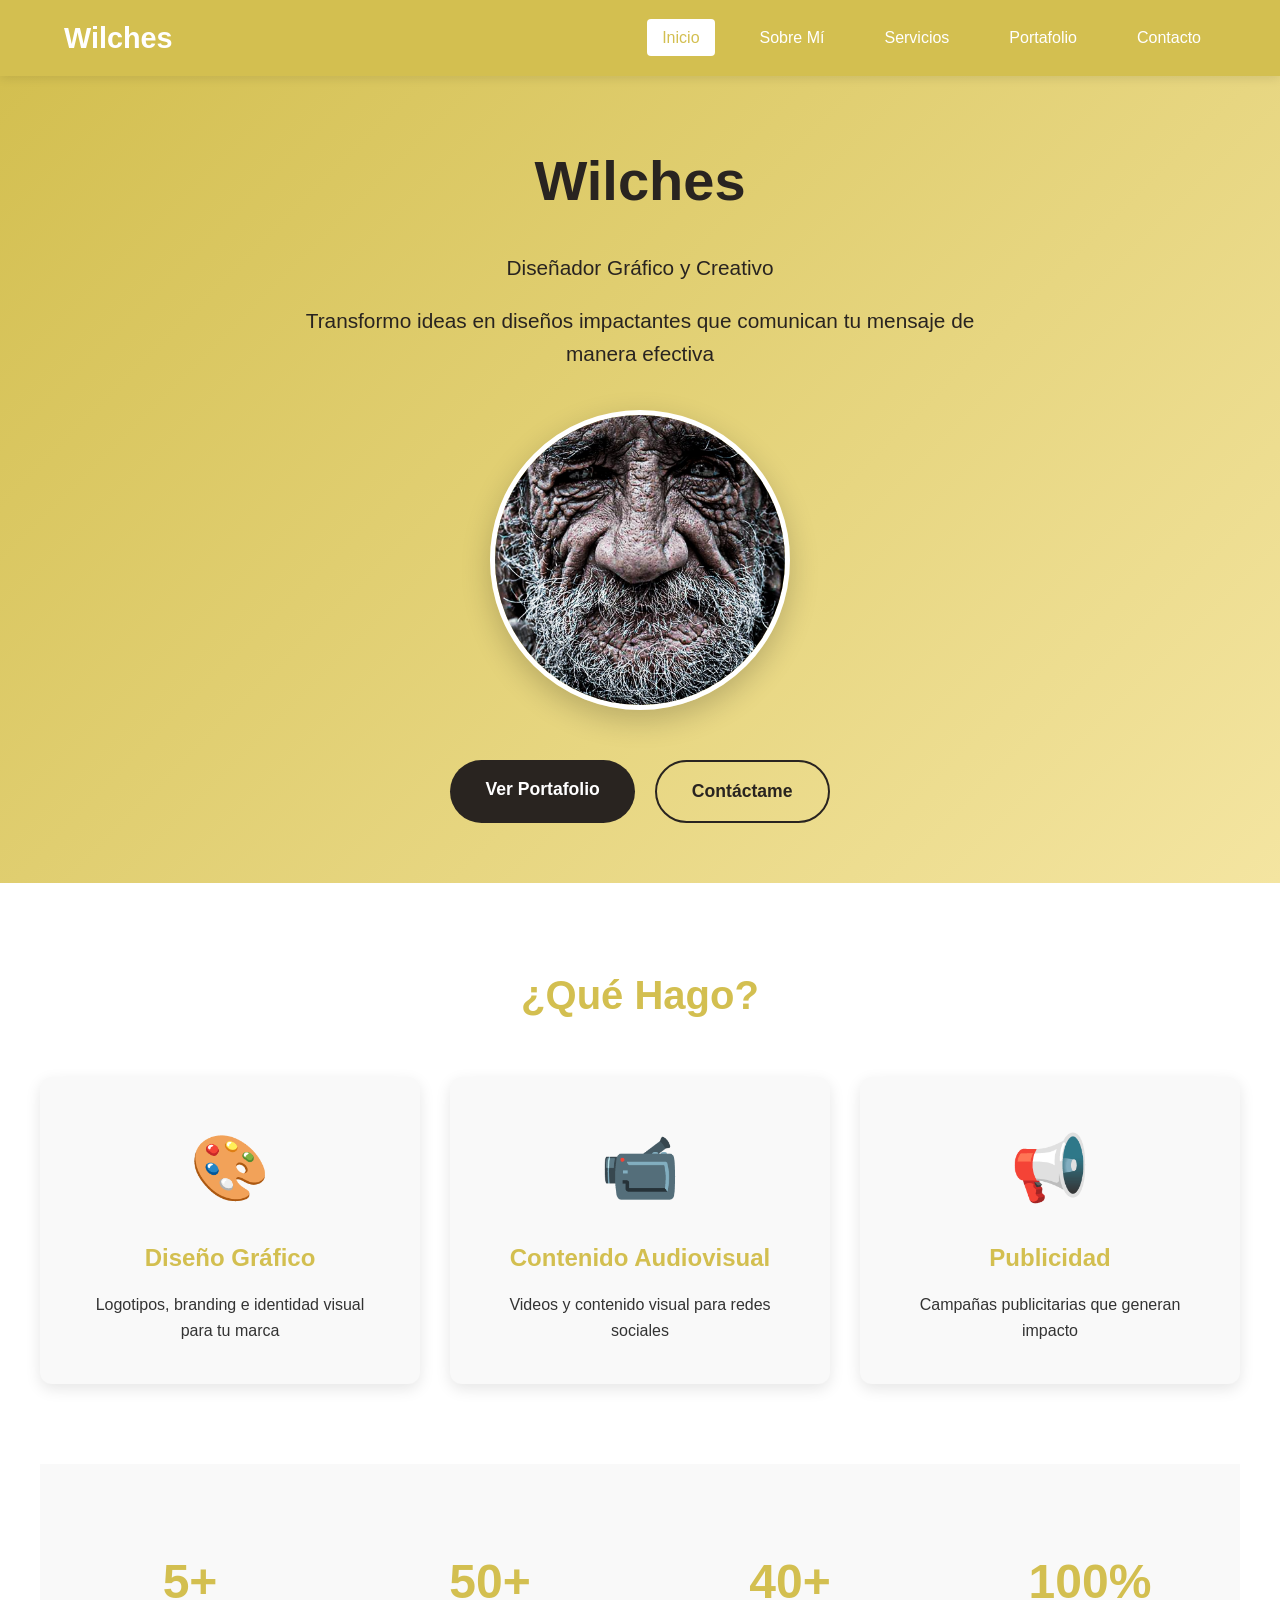
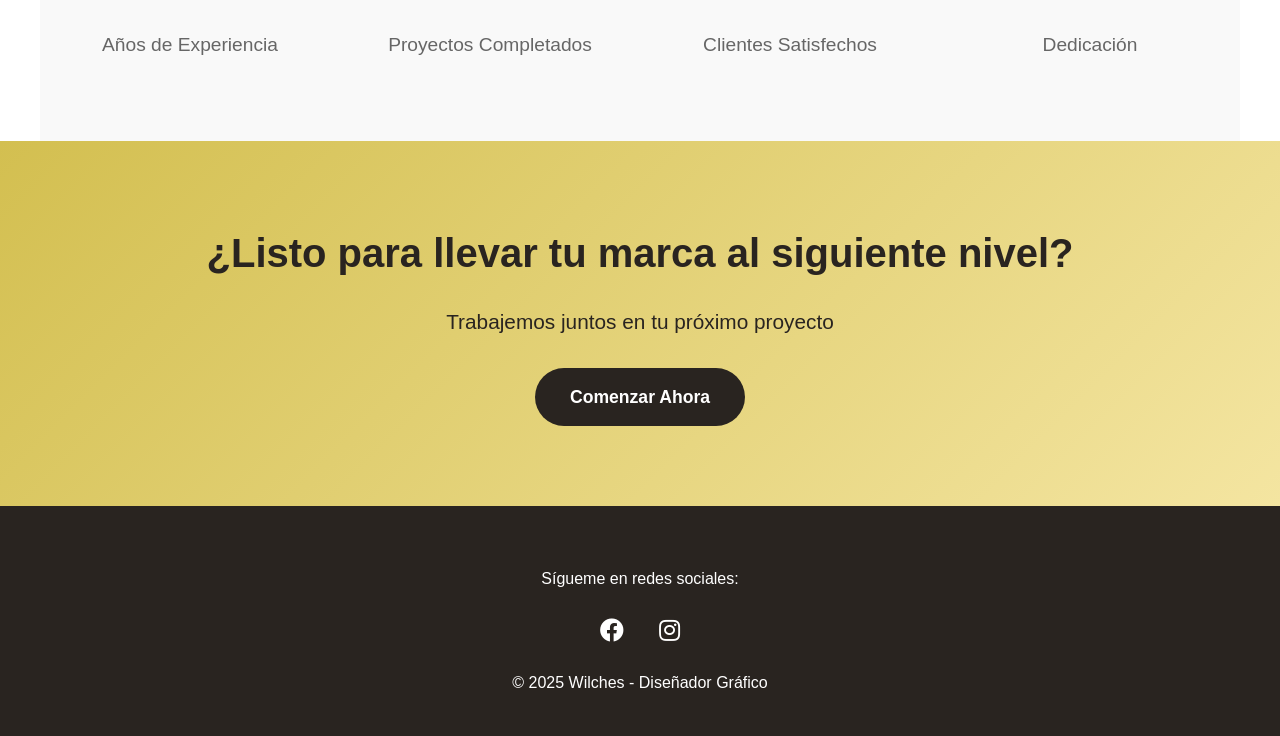
<file: index.html>
<!DOCTYPE html>
<html lang="es">
<head>
    <meta charset="UTF-8">
    <meta name="viewport" content="width=device-width, initial-scale=1.0">
    <title>Inicio - Wilches</title>
    <link rel="stylesheet" href="estilo.css">
    <link rel="stylesheet" href="https://use.fontawesome.com/releases/v5.7.0/css/all.css">
</head>
<body>
    <!-- Menú de navegación -->
    <nav class="navbar">
        <div class="navbar-container">
            <a href="index.html" class="logo">Wilches</a>
            <button class="menu-toggle" id="menu-toggle">
                <span></span>
                <span></span>
                <span></span>
            </button>
            <ul class="nav-links" id="nav-links">
                <li><a href="index.html" class="active">Inicio</a></li>
                <li><a href="sobre-mi.html">Sobre Mí</a></li>
                <li><a href="servicios.html">Servicios</a></li>
                <li><a href="portafolio.html">Portafolio</a></li>
                <li><a href="contacto.html">Contacto</a></li>
            </ul>
        </div>
    </nav>

    <!-- Banner Principal -->
    <header class="banner">
        <h1>Wilches</h1>
        <p>Diseñador Gráfico y Creativo</p>
        <p>Transformo ideas en diseños impactantes que comunican tu mensaje de manera efectiva</p>
        <img src="imagenes/WhatsApp Image 2025-09-10 at 11.46.35 PM (1).jpeg" alt="Wilches">
        <div class="cta-buttons">
            <a href="portafolio.html" class="btn-primary">Ver Portafolio</a>
            <a href="contacto.html" class="btn-secondary">Contáctame</a>
        </div>
    </header>

    <!-- Sección ¿Qué hago? -->
    <section class="what-i-do">
        <h2>¿Qué Hago?</h2>
        <div class="services-preview">
            <div class="service-preview-item">
                <div class="icon">🎨</div>
                <h3>Diseño Gráfico</h3>
                <p>Logotipos, branding e identidad visual para tu marca</p>
            </div>
            <div class="service-preview-item">
                <div class="icon">📹</div>
                <h3>Contenido Audiovisual</h3>
                <p>Videos y contenido visual para redes sociales</p>
            </div>
            <div class="service-preview-item">
                <div class="icon">📢</div>
                <h3>Publicidad</h3>
                <p>Campañas publicitarias que generan impacto</p>
            </div>
        </div>
    </section>

    <!-- Sección Estadísticas -->
    <section class="stats">
        <div class="stat-item">
            <h3>5+</h3>
            <p>Años de Experiencia</p>
        </div>
        <div class="stat-item">
            <h3>50+</h3>
            <p>Proyectos Completados</p>
        </div>
        <div class="stat-item">
            <h3>40+</h3>
            <p>Clientes Satisfechos</p>
        </div>
        <div class="stat-item">
            <h3>100%</h3>
            <p>Dedicación</p>
        </div>
    </section>

    <!-- Llamado a la acción -->
    <section class="cta-section">
        <h2>¿Listo para llevar tu marca al siguiente nivel?</h2>
        <p>Trabajemos juntos en tu próximo proyecto</p>
        <a href="contacto.html" class="btn-primary">Comenzar Ahora</a>
    </section>

    <!-- Pie de página -->
    <footer class="footer">
        <div class="footer-container">
            <p>Sígueme en redes sociales:</p>
            <div class="social-links">
                <a href="https://www.facebook.com/profile.php?id=100009296527209" target="_blank"><i class="fab fa-facebook"></i></a>
                <a href="https://www.instagram.com/bocadosstreet?igsh=MXdsNWY5ZTRwdXBrZQ==" target="_blank"><i class="fab fa-instagram"></i></a>
            </div>
            <p>&copy; 2025 Wilches - Diseñador Gráfico</p>
        </div>
    </footer>

    <script>
        // Menú Hamburguesa
        const menuToggle = document.getElementById('menu-toggle');
        const navLinks = document.getElementById('nav-links');

        menuToggle.addEventListener('click', () => {
            navLinks.classList.toggle('active');
        });

        // Cerrar menú al hacer clic en un enlace
        document.querySelectorAll('.nav-links a').forEach(link => {
            link.addEventListener('click', () => {
                navLinks.classList.remove('active');
            });
        });
    </script>
</body>
</html>
</file>
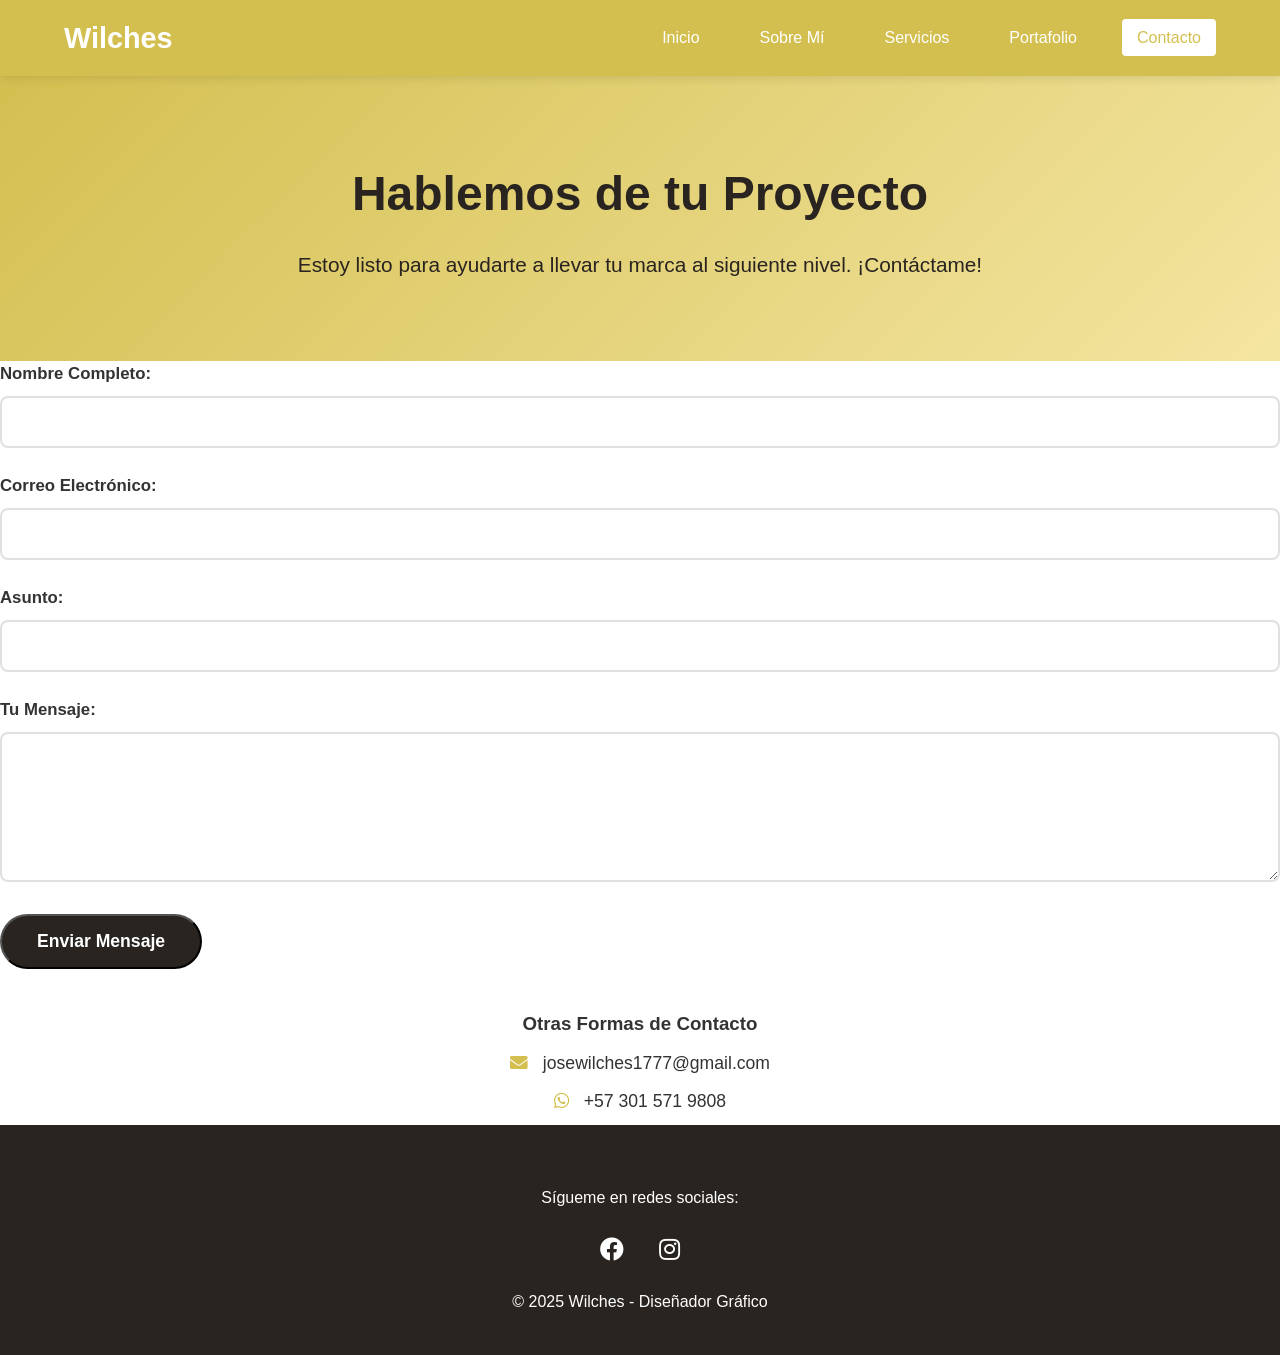
<file: contacto.html>
<!DOCTYPE html>
<html lang="es">
<head>
    <meta charset="UTF-8">
    <meta name="viewport" content="width=device-width, initial-scale=1.0">
    <title>Contacto - Wilches</title>
    <link rel="stylesheet" href="estilo.css">
    <link rel="stylesheet" href="https://use.fontawesome.com/releases/v5.7.0/css/all.css">
</head>
<body>
    <nav class="navbar">
        <div class="navbar-container">
            <a href="index.html" class="logo">Wilches</a>
            <button class="menu-toggle" id="menu-toggle">
                <span></span>
                <span></span>
                <span></span>
            </button>
            <ul class="nav-links" id="nav-links">
                <li><a href="index.html">Inicio</a></li>
                <li><a href="sobre-mi.html">Sobre Mí</a></li>
                <li><a href="servicios.html">Servicios</a></li>
                <li><a href="portafolio.html">Portafolio</a></li>
                <li><a href="contacto.html" class="active">Contacto</a></li>
            </ul>
        </div>
    </nav>

    <main class="contact-page">
        <div class="page-header">
            <h1>Hablemos de tu Proyecto</h1>
            <p>Estoy listo para ayudarte a llevar tu marca al siguiente nivel. ¡Contáctame!</p>
        </div>

        <section class="contact-form-section">
            <form action="enviar.php" method="POST"> 
                <div class="form-group">
                    <label for="nombre">Nombre Completo:</label>
                    <input type="text" id="nombre" name="nombre" required>
                </div>
                
                <div class="form-group">
                    <label for="email">Correo Electrónico:</label>
                    <input type="email" id="email" name="email" required>
                </div>
                
                <div class="form-group">
                    <label for="asunto">Asunto:</label>
                    <input type="text" id="asunto" name="asunto">
                </div>
                
                <div class="form-group">
                    <label for="mensaje">Tu Mensaje:</label>
                    <textarea id="mensaje" name="mensaje" rows="6" required></textarea>
                </div>
                
                <button type="submit" class="btn-primary">Enviar Mensaje</button>
            </form>

            <div class="contact-info">
                <h3>Otras Formas de Contacto</h3>
                <p><i class="fas fa-envelope"></i> josewilches1777@gmail.com</p>
                <p><i class="fab fa-whatsapp"></i> +57 301 571 9808</p>
            </div>
        </section>
    </main>
    
    <footer class="footer">
        <div class="footer-container">
            <p>Sígueme en redes sociales:</p>
            <div class="social-links">
                <a href="https://www.facebook.com/profile.php?id=100009296527209" target="_blank"><i class="fab fa-facebook"></i></a>
                <a href="https://www.instagram.com/bocadosstreet?igsh=MXdsNWY5ZTRwdXBrZQ==" target="_blank"><i class="fab fa-instagram"></i></a>
            </div>
            <p>&copy; 2025 Wilches - Diseñador Gráfico</p>
        </div>
    </footer>

    <script>
        const menuToggle = document.getElementById('menu-toggle');
        const navLinks = document.getElementById('nav-links');
        menuToggle.addEventListener('click', () => {
            navLinks.classList.toggle('active');
        });
        document.querySelectorAll('.nav-links a').forEach(link => {
            link.addEventListener('click', () => {
                navLinks.classList.remove('active');
            });
        });
        // ... dentro de la etiqueta <script> en contacto.html

// NUEVO CÓDIGO PARA MOSTRAR MENSAJES DE ESTADO
const urlParams = new URLSearchParams(window.location.search);
const status = urlParams.get('status');
const contactFormSection = document.querySelector('.contact'); // O donde quieras mostrar el mensaje

if (status) {
    let message = "";
    let alertClass = "";
    
    if (status === 'success') {
        message = "✅ ¡Gracias! Tu mensaje ha sido enviado con éxito y me pondré en contacto contigo pronto.";
        alertClass = "alert-success";
    } else if (status === 'error') {
        message = "⚠️ Error: Por favor, asegúrate de llenar todos los campos requeridos correctamente.";
        alertClass = "alert-error";
    } else if (status === 'fail') {
        message = "❌ Error en el envío. Por favor, intenta de nuevo o contáctame por redes sociales.";
        alertClass = "alert-error";
    }

    if (message) {
        const alertDiv = document.createElement('div');
        alertDiv.className = `status-alert ${alertClass}`;
        alertDiv.textContent = message;
        // Insertar el mensaje al inicio de la sección de contacto
        contactFormSection.prepend(alertDiv); 

        // Limpiar el parámetro de la URL después de mostrar el mensaje
        history.replaceState(null, '', location.pathname);
    }
}
// ... fin del nuevo código
    </script>
    
</body>
</html>
</file>
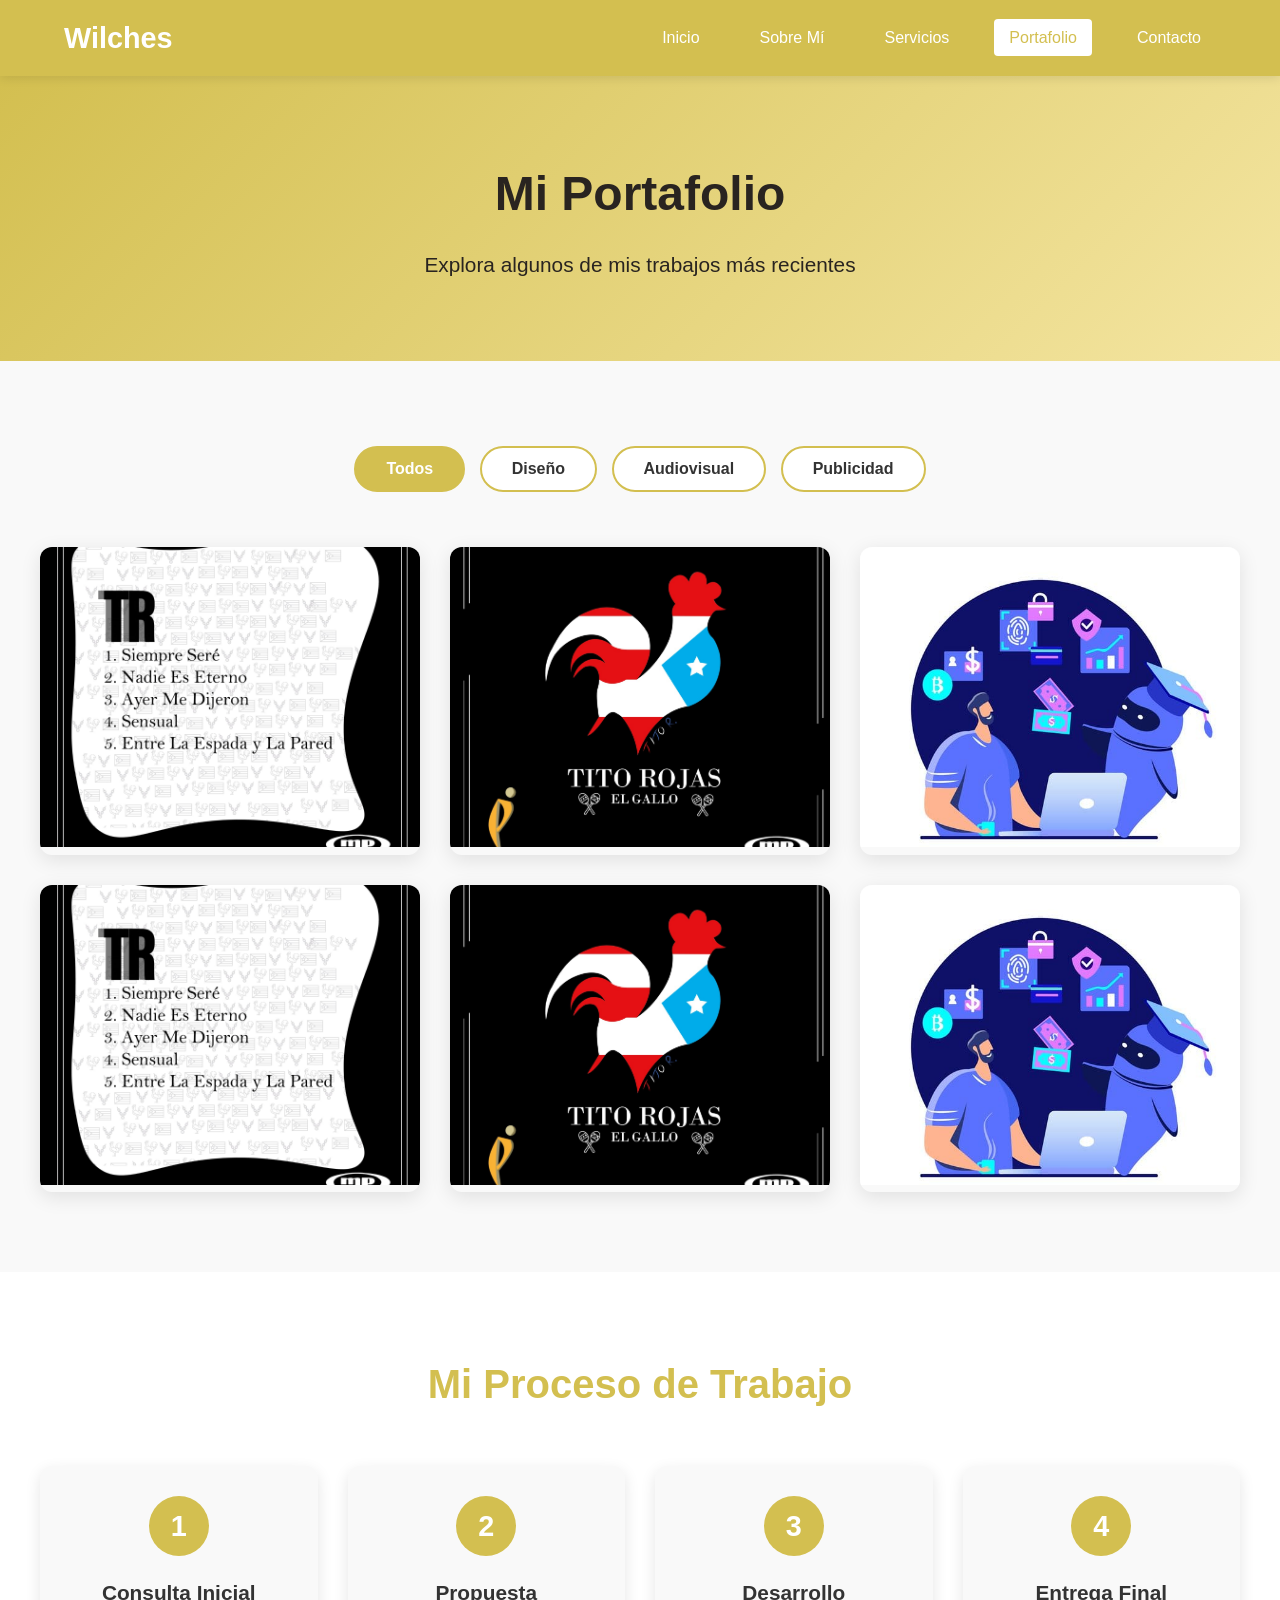
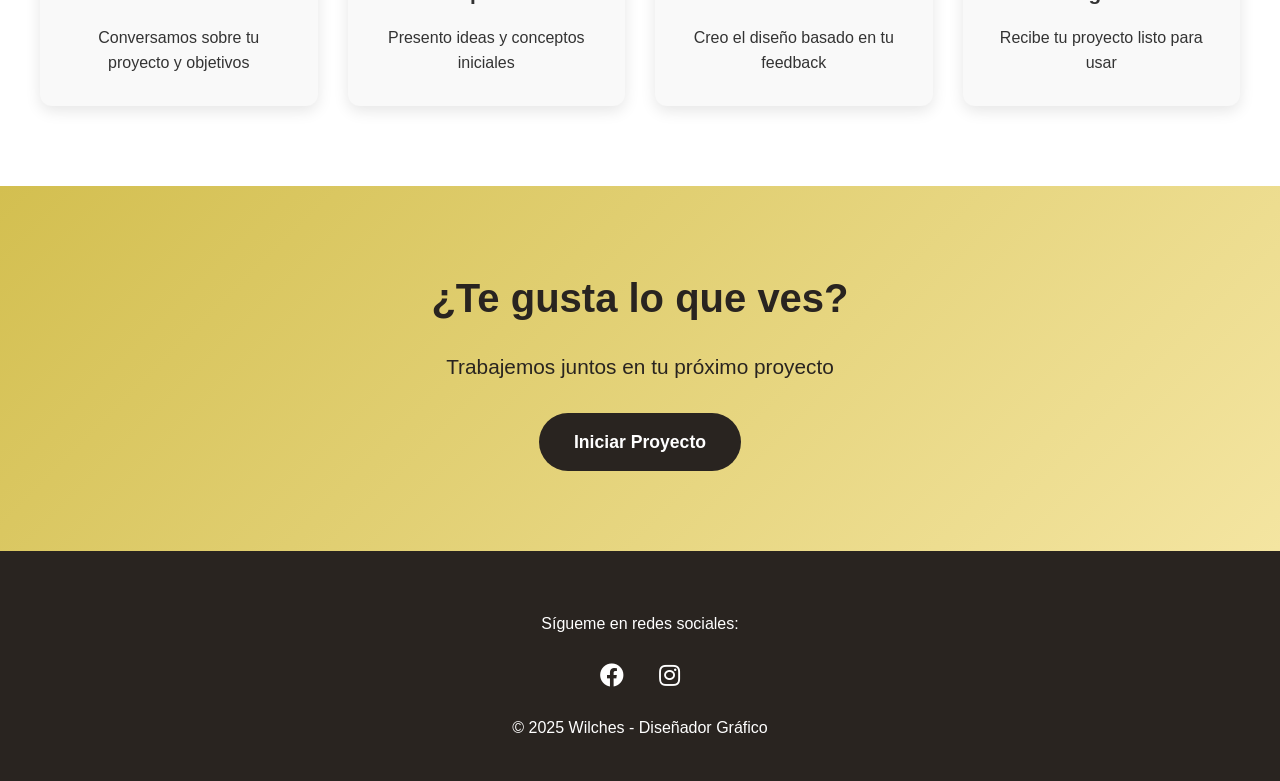
<file: portafolio.html>
<!DOCTYPE html>
<html lang="es">
<head>
    <meta charset="UTF-8">
    <meta name="viewport" content="width=device-width, initial-scale=1.0">
    <title>Portafolio - Wilches</title>
    <link rel="stylesheet" href="estilo.css">
    <link rel="stylesheet" href="https://use.fontawesome.com/releases/v5.7.0/css/all.css">
</head>
<body>
    <!-- Menú de navegación -->
    <nav class="navbar">
        <div class="navbar-container">
            <a href="index.html" class="logo">Wilches</a>
            <button class="menu-toggle" id="menu-toggle">
                <span></span>
                <span></span>
                <span></span>
            </button>
            <ul class="nav-links" id="nav-links">
                <li><a href="index.html">Inicio</a></li>
                <li><a href="sobre-mi.html">Sobre Mí</a></li>
                <li><a href="servicios.html">Servicios</a></li>
                <li><a href="portafolio.html" class="active">Portafolio</a></li>
                <li><a href="contacto.html">Contacto</a></li>
            </ul>
        </div>
    </nav>

    <!-- Header de Página -->
    <div class="page-header">
        <h1>Mi Portafolio</h1>
        <p>Explora algunos de mis trabajos más recientes</p>
    </div>

    <!-- Galería de Portafolio -->
    <section class="portfolio">
        <div class="portfolio-filters">
            <button class="filter-btn active" data-filter="all">Todos</button>
            <button class="filter-btn" data-filter="diseno">Diseño</button>
            <button class="filter-btn" data-filter="audiovisual">Audiovisual</button>
            <button class="filter-btn" data-filter="publicidad">Publicidad</button>
        </div>

        <div class="portfolio-grid">
            <div class="portfolio-item" data-category="diseno">
                <img src="imagenes/WhatsApp Image 2025-09-10 at 11.46.35 PM (3).jpeg" alt="Proyecto 1">
                <div class="portfolio-overlay">
                    <h3>Diseño de Identidad</h3>
                    <p>Branding completo para empresa</p>
                </div>
            </div>

            <div class="portfolio-item" data-category="audiovisual">
                <img src="imagenes/WhatsApp Image 2025-09-10 at 11.46.35 PM (2).jpeg" alt="Proyecto 2">
                <div class="portfolio-overlay">
                    <h3>Contenido Social Media</h3>
                    <p>Videos promocionales para Instagram</p>
                </div>
            </div>

            <div class="portfolio-item" data-category="publicidad">
                <img src="imagenes/WhatsApp Image 2025-09-10 at 11.49.05 PM.jpeg" alt="Proyecto 3">
                <div class="portfolio-overlay">
                    <h3>Campaña Publicitaria</h3>
                    <p>Material gráfico para campaña</p>
                </div>
            </div>

            <div class="portfolio-item" data-category="diseno">
                <img src="imagenes/WhatsApp Image 2025-09-10 at 11.46.35 PM (3).jpeg" alt="Proyecto 4">
                <div class="portfolio-overlay">
                    <h3>Logotipo Corporativo</h3>
                    <p>Diseño de marca moderna</p>
                </div>
            </div>

            <div class="portfolio-item" data-category="audiovisual">
                <img src="imagenes/WhatsApp Image 2025-09-10 at 11.46.35 PM (2).jpeg" alt="Proyecto 5">
                <div class="portfolio-overlay">
                    <h3>Video Corporativo</h3>
                    <p>Producción audiovisual</p>
                </div>
            </div>

            <div class="portfolio-item" data-category="publicidad">
                <img src="imagenes/WhatsApp Image 2025-09-10 at 11.49.05 PM.jpeg" alt="Proyecto 6">
                <div class="portfolio-overlay">
                    <h3>Anuncios Digitales</h3>
                    <p>Diseño para redes sociales</p>
                </div>
            </div>
        </div>
    </section>

    <!-- Proceso de Trabajo -->
    <section class="work-process">
        <h2>Mi Proceso de Trabajo</h2>
        <div class="process-steps">
            <div class="process-step">
                <div class="step-number">1</div>
                <h3>Consulta Inicial</h3>
                <p>Conversamos sobre tu proyecto y objetivos</p>
            </div>
            <div class="process-step">
                <div class="step-number">2</div>
                <h3>Propuesta</h3>
                <p>Presento ideas y conceptos iniciales</p>
            </div>
            <div class="process-step">
                <div class="step-number">3</div>
                <h3>Desarrollo</h3>
                <p>Creo el diseño basado en tu feedback</p>
            </div>
            <div class="process-step">
                <div class="step-number">4</div>
                <h3>Entrega Final</h3>
                <p>Recibe tu proyecto listo para usar</p>
            </div>
        </div>
    </section>

    <!-- CTA -->
    <section class="cta-section">
        <h2>¿Te gusta lo que ves?</h2>
        <p>Trabajemos juntos en tu próximo proyecto</p>
        <a href="contacto.html" class="btn-primary">Iniciar Proyecto</a>
    </section>

    <!-- Pie de página -->
    <footer class="footer">
        <div class="footer-container">
            <p>Sígueme en redes sociales:</p>
            <div class="social-links">
                <a href="https://www.facebook.com/profile.php?id=100009296527209" target="_blank"><i class="fab fa-facebook"></i></a>
                <a href="https://www.instagram.com/bocadosstreet?igsh=MXdsNWY5ZTRwdXBrZQ==" target="_blank"><i class="fab fa-instagram"></i></a>
            </div>
            <p>&copy; 2025 Wilches - Diseñador Gráfico</p>
        </div>
    </footer>

    <script>
        const menuToggle = document.getElementById('menu-toggle');
        const navLinks = document.getElementById('nav-links');
        menuToggle.addEventListener('click', () => {
            navLinks.classList.toggle('active');
        });
        document.querySelectorAll('.nav-links a').forEach(link => {
            link.addEventListener('click', () => {
                navLinks.classList.remove('active');
            });
        });

        // Filtros de Portafolio
        const filterBtns = document.querySelectorAll('.filter-btn');
        const portfolioItems = document.querySelectorAll('.portfolio-item');

        filterBtns.forEach(btn => {
            btn.addEventListener('click', () => {
                // Remover active de todos los botones
                filterBtns.forEach(b => b.classList.remove('active'));
                // Agregar active al botón clickeado
                btn.classList.add('active');

                const filter = btn.dataset.filter;

                portfolioItems.forEach(item => {
                    if (filter === 'all' || item.dataset.category === filter) {
                        item.style.display = 'block';
                    } else {
                        item.style.display = 'none';
                    }
                });
            });
        });
    </script>
</body>
</html>
</file>
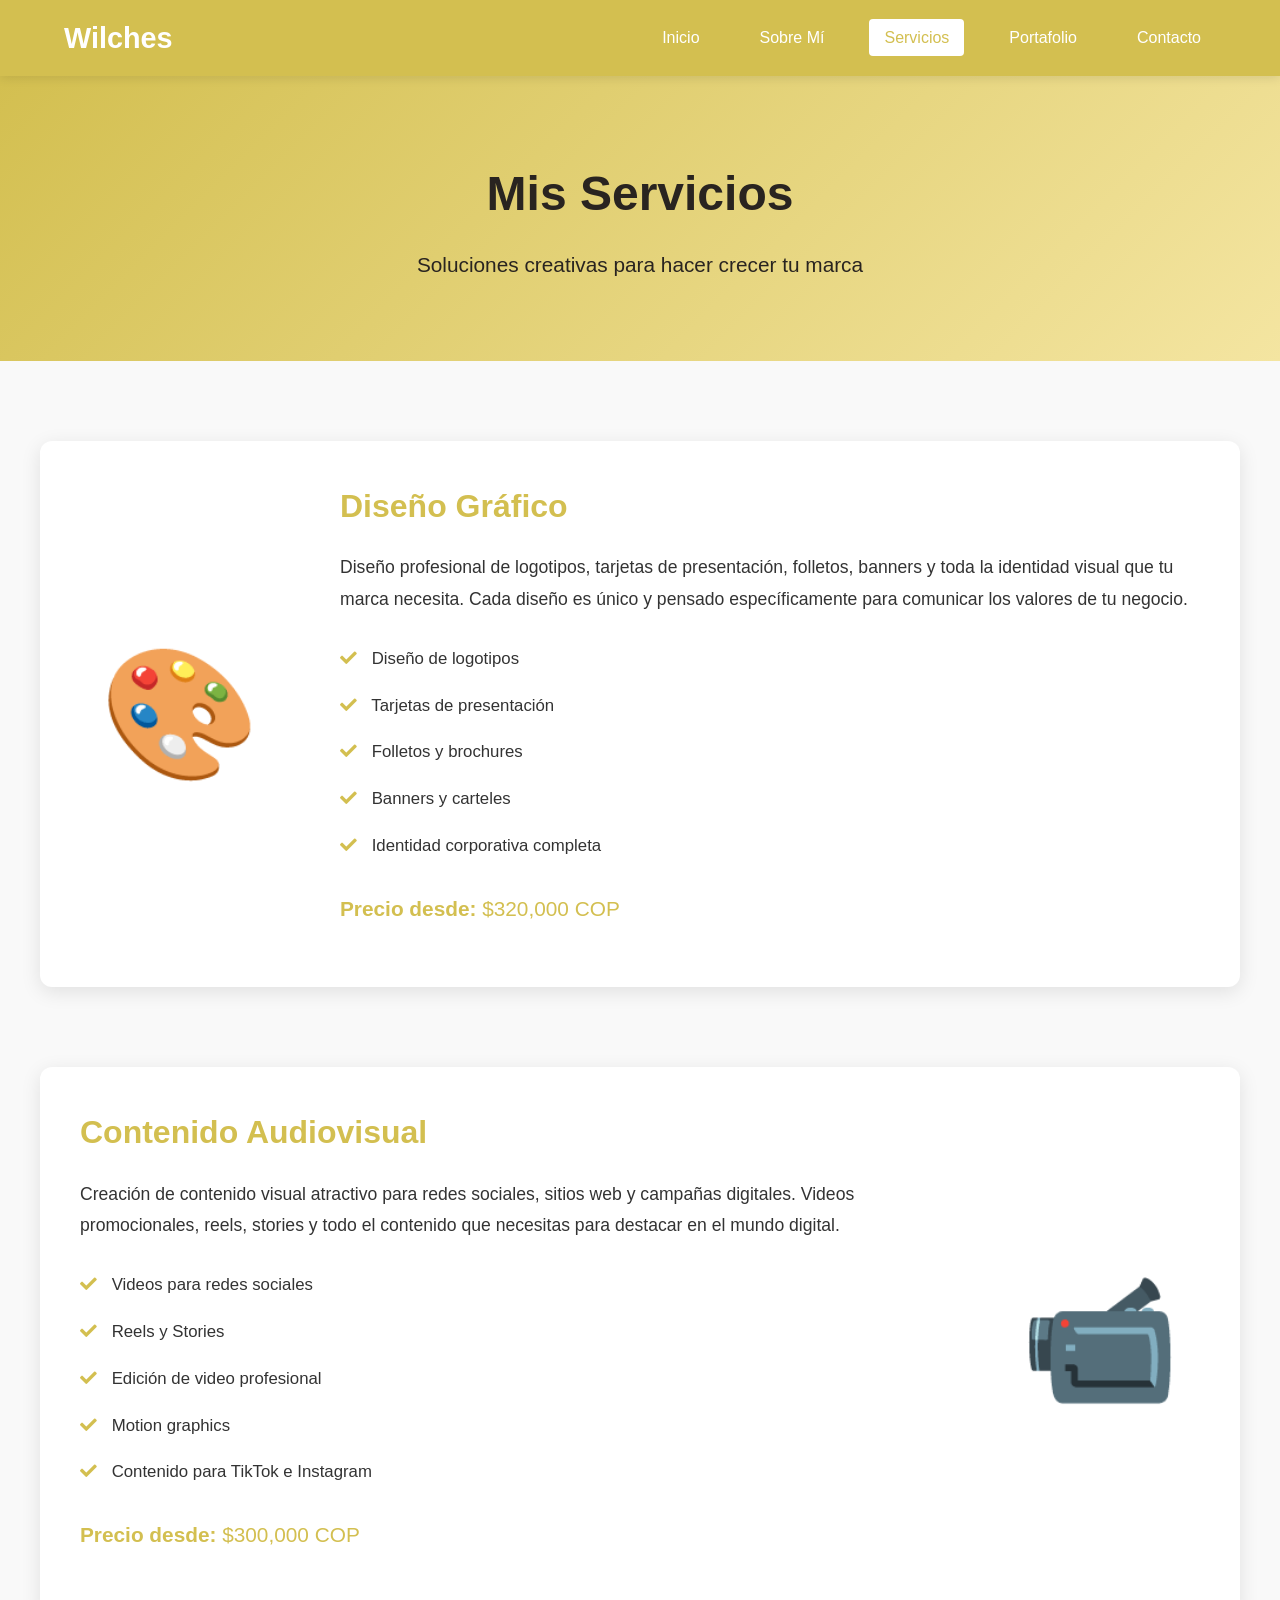
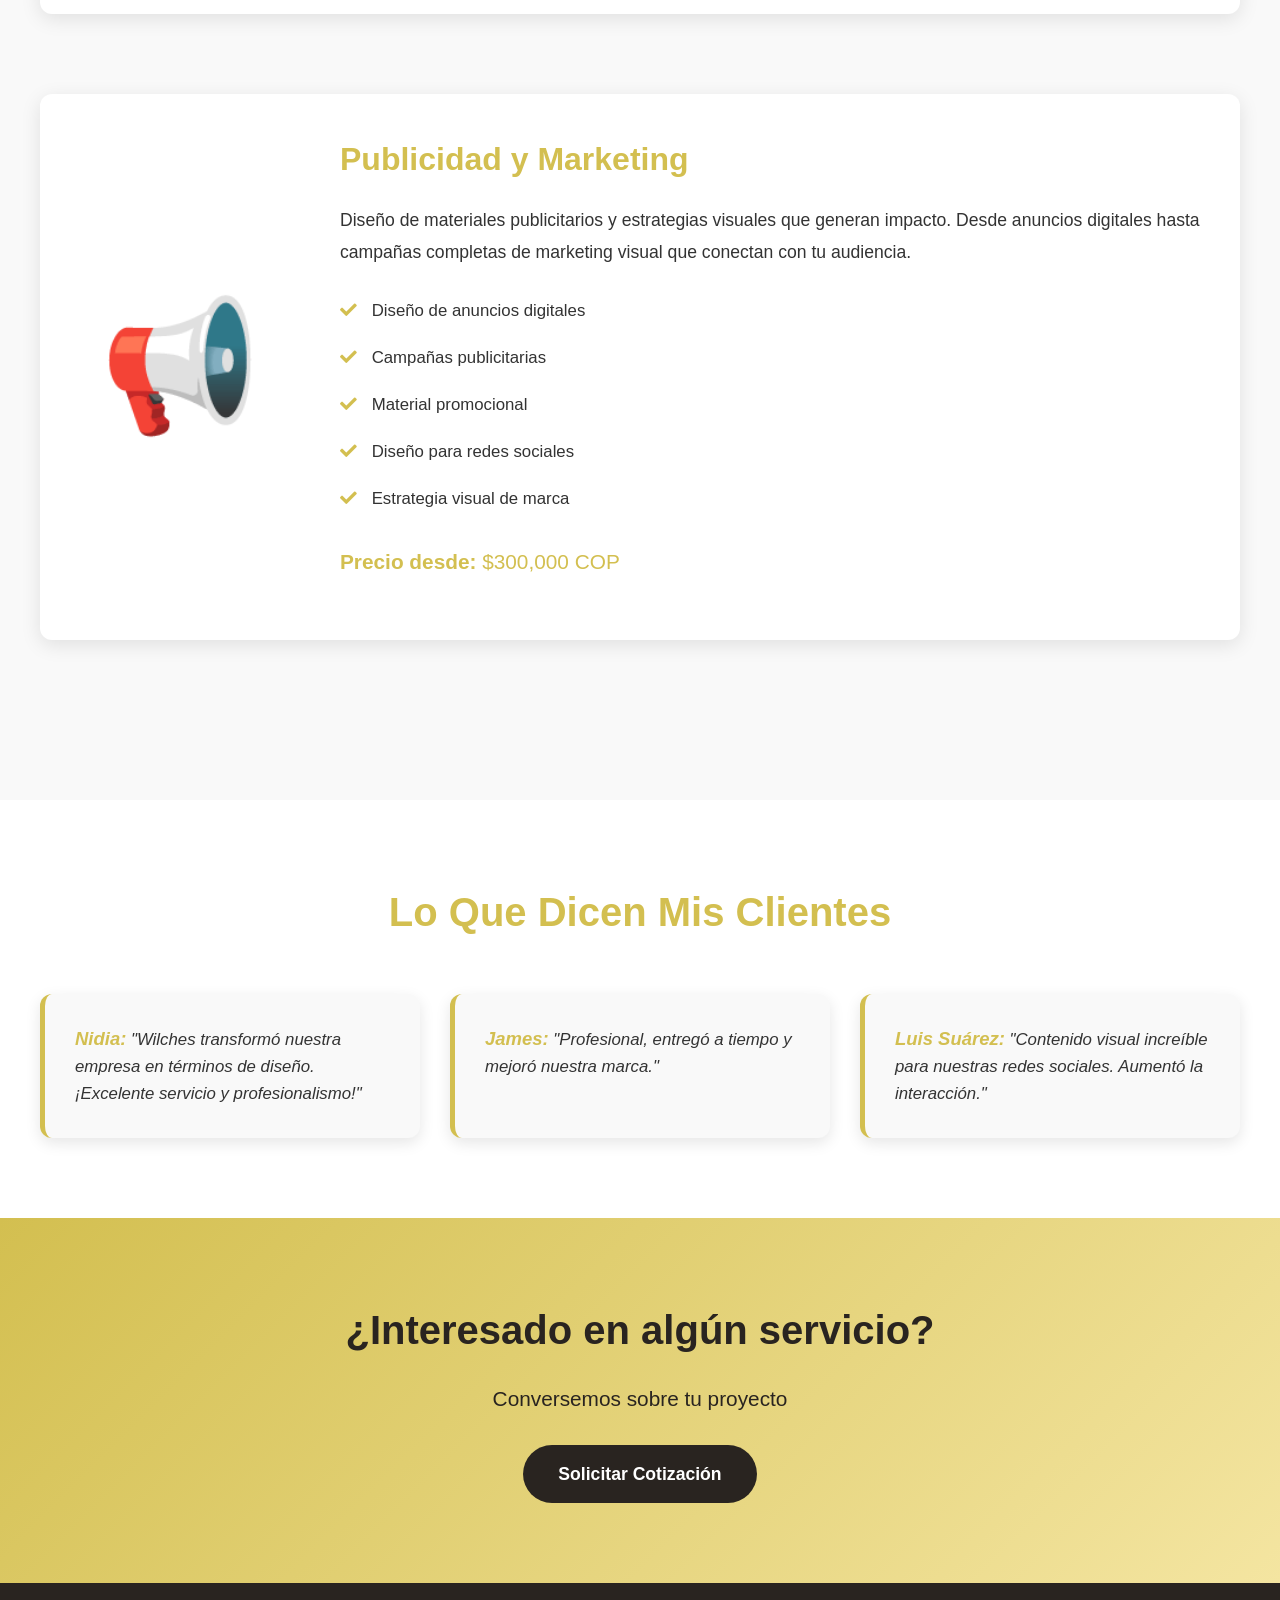
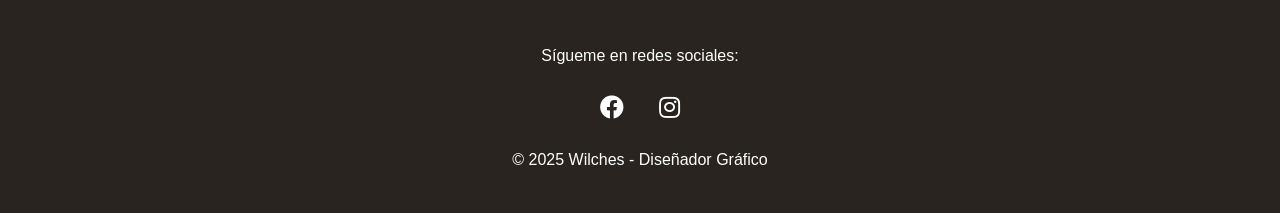
<file: servicios.html>
<!DOCTYPE html>
<html lang="es">
<head>
    <meta charset="UTF-8">
    <meta name="viewport" content="width=device-width, initial-scale=1.0">
    <title>Servicios - Wilches</title>
    <link rel="stylesheet" href="estilo.css">
    <link rel="stylesheet" href="https://use.fontawesome.com/releases/v5.7.0/css/all.css">
</head>
<body>
    <!-- Menú de navegación -->
    <nav class="navbar">
        <div class="navbar-container">
            <a href="index.html" class="logo">Wilches</a>
            <button class="menu-toggle" id="menu-toggle">
                <span></span>
                <span></span>
                <span></span>
            </button>
            <ul class="nav-links" id="nav-links">
                <li><a href="index.html">Inicio</a></li>
                <li><a href="sobre-mi.html">Sobre Mí</a></li>
                <li><a href="servicios.html" class="active">Servicios</a></li>
                <li><a href="portafolio.html">Portafolio</a></li>
                <li><a href="contacto.html">Contacto</a></li>
            </ul>
        </div>
    </nav>

    <!-- Header de Página -->
    <div class="page-header">
        <h1>Mis Servicios</h1>
        <p>Soluciones creativas para hacer crecer tu marca</p>
    </div>

    <!-- Servicios Detallados -->
    <section class="services-detailed">
        <div class="service-detail">
            <div class="service-detail-image">
                <div class="service-icon">🎨</div>
            </div>
            <div class="service-detail-content">
                <h2>Diseño Gráfico</h2>
                <p>Diseño profesional de logotipos, tarjetas de presentación, folletos, banners y toda la identidad visual que tu marca necesita. Cada diseño es único y pensado específicamente para comunicar los valores de tu negocio.</p>
                <ul>
                    <li><i class="fas fa-check"></i> Diseño de logotipos</li>
                    <li><i class="fas fa-check"></i> Tarjetas de presentación</li>
                    <li><i class="fas fa-check"></i> Folletos y brochures</li>
                    <li><i class="fas fa-check"></i> Banners y carteles</li>
                    <li><i class="fas fa-check"></i> Identidad corporativa completa</li>
                </ul>
                <p class="price"><strong>Precio desde:</strong> $320,000 COP</p>
            </div>
        </div>

        <div class="service-detail reverse">
            <div class="service-detail-image">
                <div class="service-icon">📹</div>
            </div>
            <div class="service-detail-content">
                <h2>Contenido Audiovisual</h2>
                <p>Creación de contenido visual atractivo para redes sociales, sitios web y campañas digitales. Videos promocionales, reels, stories y todo el contenido que necesitas para destacar en el mundo digital.</p>
                <ul>
                    <li><i class="fas fa-check"></i> Videos para redes sociales</li>
                    <li><i class="fas fa-check"></i> Reels y Stories</li>
                    <li><i class="fas fa-check"></i> Edición de video profesional</li>
                    <li><i class="fas fa-check"></i> Motion graphics</li>
                    <li><i class="fas fa-check"></i> Contenido para TikTok e Instagram</li>
                </ul>
                <p class="price"><strong>Precio desde:</strong> $300,000 COP</p>
            </div>
        </div>

        <div class="service-detail">
            <div class="service-detail-image">
                <div class="service-icon">📢</div>
            </div>
            <div class="service-detail-content">
                <h2>Publicidad y Marketing</h2>
                <p>Diseño de materiales publicitarios y estrategias visuales que generan impacto. Desde anuncios digitales hasta campañas completas de marketing visual que conectan con tu audiencia.</p>
                <ul>
                    <li><i class="fas fa-check"></i> Diseño de anuncios digitales</li>
                    <li><i class="fas fa-check"></i> Campañas publicitarias</li>
                    <li><i class="fas fa-check"></i> Material promocional</li>
                    <li><i class="fas fa-check"></i> Diseño para redes sociales</li>
                    <li><i class="fas fa-check"></i> Estrategia visual de marca</li>
                </ul>
                <p class="price"><strong>Precio desde:</strong> $300,000 COP</p>
            </div>
        </div>
    </section>

    <!-- Reseñas -->
    <section class="reviews">
        <h2>Lo Que Dicen Mis Clientes</h2>
        <div class="reviews-container">
            <div class="review-item">
                <p><strong>Nidia:</strong> "Wilches transformó nuestra empresa en términos de diseño. ¡Excelente servicio y profesionalismo!"</p>
            </div>
            <div class="review-item">
                <p><strong>James:</strong> "Profesional, entregó a tiempo y mejoró nuestra marca."</p>
            </div>
            <div class="review-item">
                <p><strong>Luis Suárez:</strong> "Contenido visual increíble para nuestras redes sociales. Aumentó la interacción."</p>
            </div>
        </div>
    </section>

    <!-- CTA -->
    <section class="cta-section">
        <h2>¿Interesado en algún servicio?</h2>
        <p>Conversemos sobre tu proyecto</p>
        <a href="contacto.html" class="btn-primary">Solicitar Cotización</a>
    </section>

    <!-- Pie de página -->
    <footer class="footer">
        <div class="footer-container">
            <p>Sígueme en redes sociales:</p>
            <div class="social-links">
                <a href="https://www.facebook.com/profile.php?id=100009296527209" target="_blank"><i class="fab fa-facebook"></i></a>
                <a href="https://www.instagram.com/bocadosstreet?igsh=MXdsNWY5ZTRwdXBrZQ==" target="_blank"><i class="fab fa-instagram"></i></a>
            </div>
            <p>&copy; 2025 Wilches - Diseñador Gráfico</p>
        </div>
    </footer>

    <script>
        const menuToggle = document.getElementById('menu-toggle');
        const navLinks = document.getElementById('nav-links');
        menuToggle.addEventListener('click', () => {
            navLinks.classList.toggle('active');
        });
        document.querySelectorAll('.nav-links a').forEach(link => {
            link.addEventListener('click', () => {
                navLinks.classList.remove('active');
            });
        });
    </script>
</body>
</html>
</file>
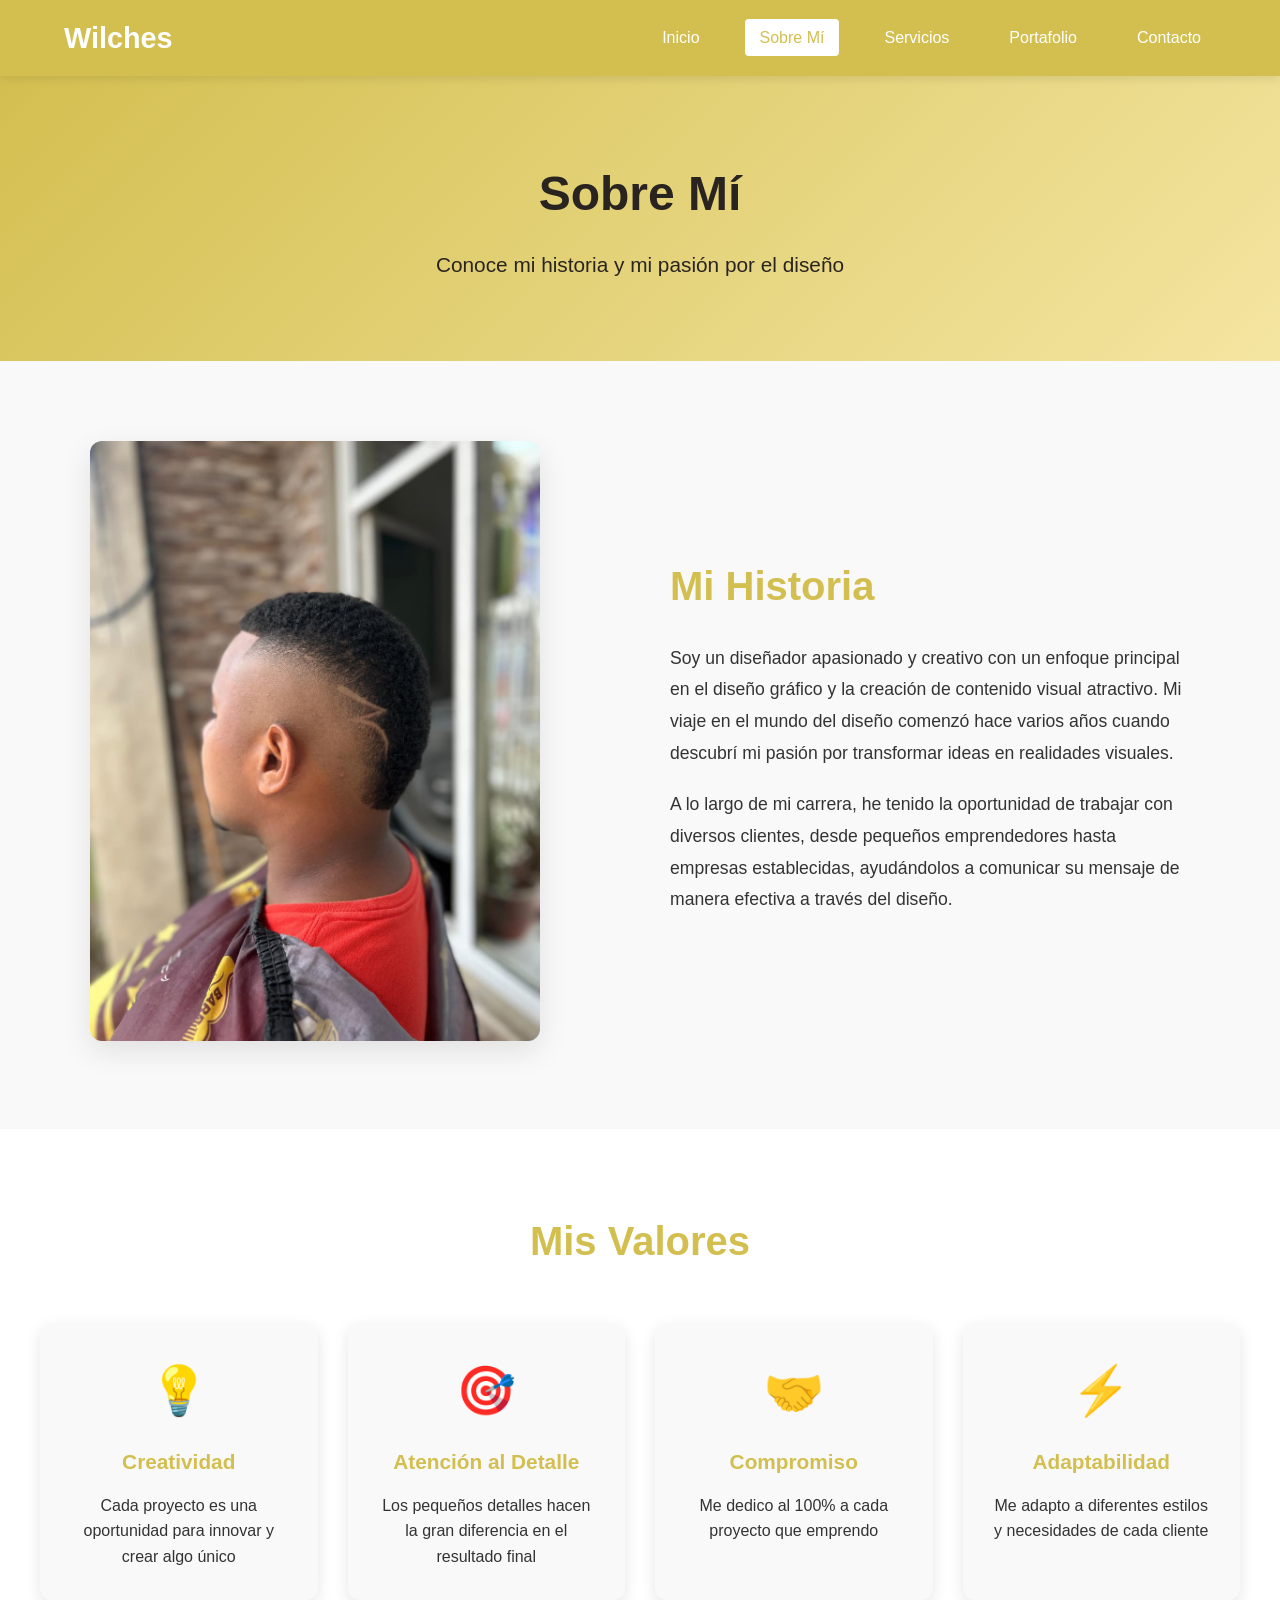
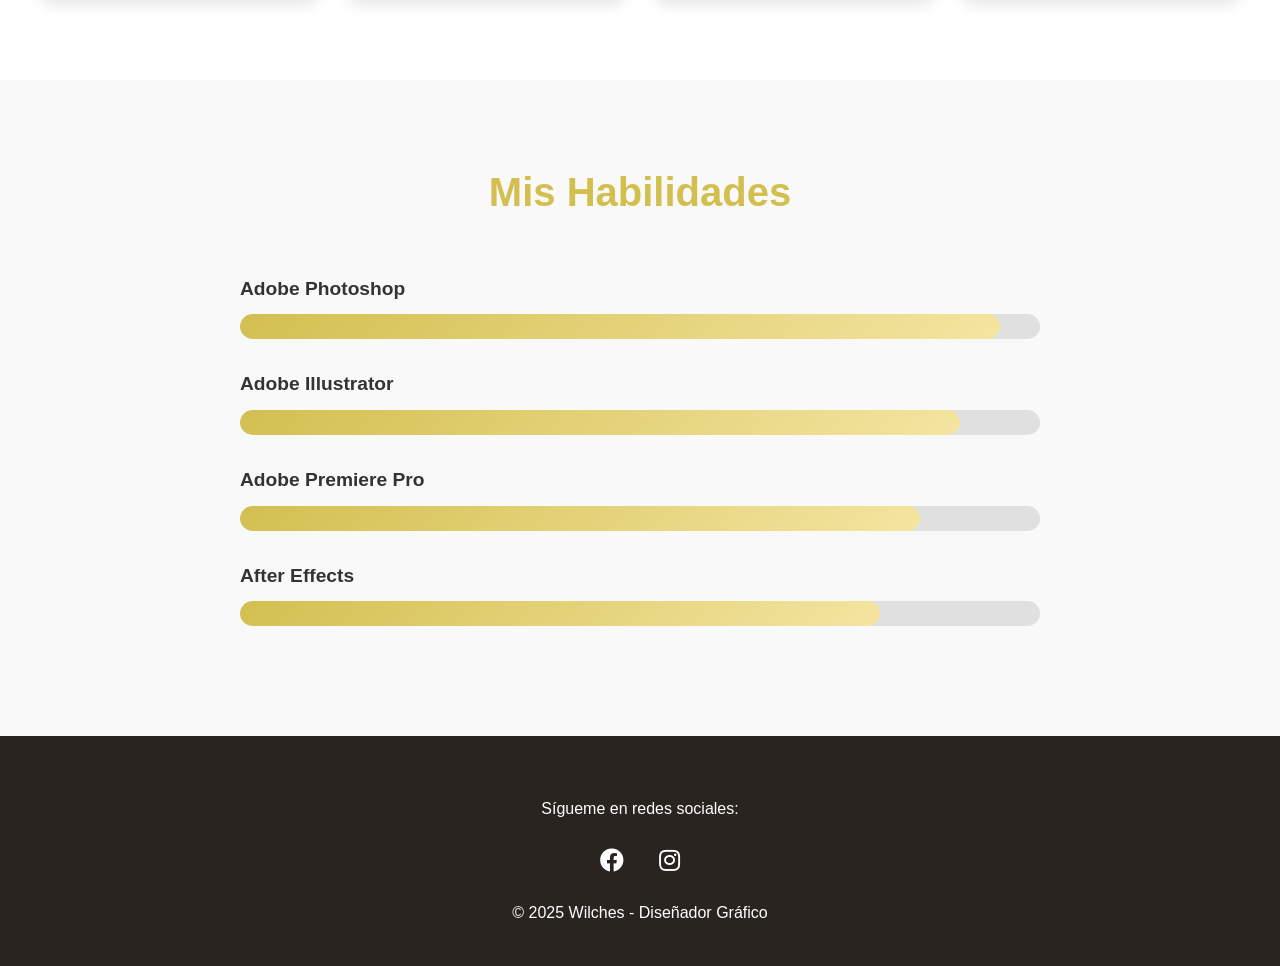
<file: sobre-mi.html>
<!DOCTYPE html>
<html lang="es">
<head>
    <meta charset="UTF-8">
    <meta name="viewport" content="width=device-width, initial-scale=1.0">
    <title>Sobre Mí - Wilches</title>
    <link rel="stylesheet" href="estilo.css">
    <link rel="stylesheet" href="https://use.fontawesome.com/releases/v5.7.0/css/all.css">
</head>
<body>
    <!-- Menú de navegación -->
    <nav class="navbar">
        <div class="navbar-container">
            <a href="index.html" class="logo">Wilches</a>
            <button class="menu-toggle" id="menu-toggle">
                <span></span>
                <span></span>
                <span></span>
            </button>
            <ul class="nav-links" id="nav-links">
                <li><a href="index.html">Inicio</a></li>
                <li><a href="sobre-mi.html" class="active">Sobre Mí</a></li>
                <li><a href="servicios.html">Servicios</a></li>
                <li><a href="portafolio.html">Portafolio</a></li>
                <li><a href="contacto.html">Contacto</a></li>
            </ul>
        </div>
    </nav>

    <!-- Header de Página -->
    <div class="page-header">
        <h1>Sobre Mí</h1>
        <p>Conoce mi historia y mi pasión por el diseño</p>
    </div>

    <!-- Sección Acerca de Mí -->
    <section class="about-full">
        <div class="about-image">
            <img src="imagenes/WhatsApp Image 2025-09-11 at 10.16.38 AM.jpeg" alt="Acerca de mí">
        </div>
        <div class="about-content">
            <h2>Mi Historia</h2>
            <p>Soy un diseñador apasionado y creativo con un enfoque principal en el diseño gráfico y la creación de contenido visual atractivo. Mi viaje en el mundo del diseño comenzó hace varios años cuando descubrí mi pasión por transformar ideas en realidades visuales.</p>
            <p>A lo largo de mi carrera, he tenido la oportunidad de trabajar con diversos clientes, desde pequeños emprendedores hasta empresas establecidas, ayudándolos a comunicar su mensaje de manera efectiva a través del diseño.</p>
        </div>
    </section>

    <!-- Mis Valores -->
    <section class="values">
        <h2>Mis Valores</h2>
        <div class="values-grid">
            <div class="value-item">
                <div class="value-icon">💡</div>
                <h3>Creatividad</h3>
                <p>Cada proyecto es una oportunidad para innovar y crear algo único</p>
            </div>
            <div class="value-item">
                <div class="value-icon">🎯</div>
                <h3>Atención al Detalle</h3>
                <p>Los pequeños detalles hacen la gran diferencia en el resultado final</p>
            </div>
            <div class="value-item">
                <div class="value-icon">🤝</div>
                <h3>Compromiso</h3>
                <p>Me dedico al 100% a cada proyecto que emprendo</p>
            </div>
            <div class="value-item">
                <div class="value-icon">⚡</div>
                <h3>Adaptabilidad</h3>
                <p>Me adapto a diferentes estilos y necesidades de cada cliente</p>
            </div>
        </div>
    </section>

    <!-- Habilidades -->
    <section class="skills">
        <h2>Mis Habilidades</h2>
        <div class="skills-container">
            <div class="skill-item">
                <h3>Adobe Photoshop</h3>
                <div class="skill-bar">
                    <div class="skill-progress" style="width: 95%"></div>
                </div>
            </div>
            <div class="skill-item">
                <h3>Adobe Illustrator</h3>
                <div class="skill-bar">
                    <div class="skill-progress" style="width: 90%"></div>
                </div>
            </div>
            <div class="skill-item">
                <h3>Adobe Premiere Pro</h3>
                <div class="skill-bar">
                    <div class="skill-progress" style="width: 85%"></div>
                </div>
            </div>
            <div class="skill-item">
                <h3>After Effects</h3>
                <div class="skill-bar">
                    <div class="skill-progress" style="width: 80%"></div>
                </div>
            </div>
        </div>
    </section>

    <!-- Pie de página -->
    <footer class="footer">
        <div class="footer-container">
            <p>Sígueme en redes sociales:</p>
            <div class="social-links">
                <a href="https://www.facebook.com/profile.php?id=100009296527209" target="_blank"><i class="fab fa-facebook"></i></a>
                <a href="https://www.instagram.com/bocadosstreet?igsh=MXdsNWY5ZTRwdXBrZQ==" target="_blank"><i class="fab fa-instagram"></i></a>
            </div>
            <p>&copy; 2025 Wilches - Diseñador Gráfico</p>
        </div>
    </footer>

    <script>
        const menuToggle = document.getElementById('menu-toggle');
        const navLinks = document.getElementById('nav-links');
        menuToggle.addEventListener('click', () => {
            navLinks.classList.toggle('active');
        });
        document.querySelectorAll('.nav-links a').forEach(link => {
            link.addEventListener('click', () => {
                navLinks.classList.remove('active');
            });
        });
    </script>
</body>
</html>
</file>
<file: estilo.css>
* {
    margin: 0;
    padding: 0;
    box-sizing: border-box;
}

body {
    font-family: 'Arial', sans-serif;
    line-height: 1.6;
    color: #333;
}

/* ==================== MENÚ DE NAVEGACIÓN ==================== */
.navbar {
    background-color: #d3bf50;
    color: #fff;
    padding: 15px 0;
    position: sticky;
    top: 0;
    z-index: 1000;
    box-shadow: 0 2px 10px rgba(0,0,0,0.1);
}

.navbar-container {
    width: 90%;
    max-width: 1200px;
    margin: auto;
    display: flex;
    justify-content: space-between;
    align-items: center;
}

.logo {
    font-size: 1.8em;
    text-decoration: none;
    color: #fff;
    font-weight: bold;
}

.nav-links {
    list-style: none;
    display: flex;
}

.nav-links li {
    margin-left: 30px;
}

.nav-links a {
    color: #fff;
    text-decoration: none;
    padding: 10px 15px;
    transition: background 0.3s, color 0.3s;
    border-radius: 4px;
    font-weight: 500;
}

.nav-links a:hover,
.nav-links a.active {
    background-color: #fff;
    color: #d3bf50;
}

/* Menú Hamburguesa */
.menu-toggle {
    display: none;
    flex-direction: column;
    cursor: pointer;
    background: none;
    border: none;
    padding: 5px;
}

.menu-toggle span {
    width: 30px;
    height: 3px;
    background-color: #fff;
    margin: 4px 0;
    transition: 0.3s;
    border-radius: 2px;
}

/* ==================== BANNER PRINCIPAL (index.html) ==================== */
.banner {
    background: linear-gradient(135deg, #d3bf50 0%, #f4e5a1 100%);
    color: #292420;
    min-height: 600px;
    display: flex;
    flex-direction: column;
    justify-content: center;
    align-items: center;
    text-align: center;
    padding: 60px 20px;
}

.banner h1 {
    font-size: 3.5em;
    margin-bottom: 15px;
    animation: fadeInDown 1s;
}

.banner p {
    font-size: 1.3em;
    max-width: 700px;
    margin: 10px auto;
    animation: fadeInUp 1s;
}

.banner img {
    width: 300px;
    height: 300px;
    border-radius: 50%;
    margin-top: 30px;
    margin-bottom: 30px;
    border: 5px solid #fff;
    box-shadow: 0 10px 30px rgba(0,0,0,0.2);
    object-fit: cover;
    animation: fadeInUp 1.2s;
}

.cta-buttons {
    display: flex;
    gap: 20px;
    margin-top: 20px;
    flex-wrap: wrap;
    justify-content: center;
}

.btn-primary, .btn-secondary {
    padding: 15px 35px;
    text-decoration: none;
    border-radius: 50px;
    font-weight: bold;
    font-size: 1.1em;
    transition: transform 0.3s, box-shadow 0.3s;
    display: inline-block;
}

.btn-primary {
    background-color: #292420;
    color: #fff;
}

.btn-primary:hover {
    transform: translateY(-3px);
    box-shadow: 0 10px 20px rgba(0,0,0,0.3);
}

.btn-secondary {
    background-color: transparent;
    color: #292420;
    border: 2px solid #292420;
}

.btn-secondary:hover {
    background-color: #292420;
    color: #fff;
}

/* ==================== HEADER DE PÁGINAS ==================== */
.page-header {
    background: linear-gradient(135deg, #d3bf50 0%, #f4e5a1 100%);
    color: #292420;
    padding: 80px 20px;
    text-align: center;
}

.page-header h1 {
    font-size: 3em;
    margin-bottom: 15px;
}

.page-header p {
    font-size: 1.3em;
    max-width: 700px;
    margin: 0 auto;
}

/* ==================== QUÉ HAGO (index.html) ==================== */
.what-i-do {
    padding: 80px 20px;
    background-color: #fff;
}

.what-i-do h2 {
    text-align: center;
    font-size: 2.5em;
    color: #d3bf50;
    margin-bottom: 50px;
}

.services-preview {
    display: grid;
    grid-template-columns: repeat(auto-fit, minmax(280px, 1fr));
    gap: 30px;
    max-width: 1200px;
    margin: 0 auto;
}

.service-preview-item {
    background-color: #f9f9f9;
    padding: 40px;
    border-radius: 12px;
    text-align: center;
    box-shadow: 0 5px 15px rgba(0,0,0,0.1);
    transition: transform 0.3s;
}

.service-preview-item:hover {
    transform: translateY(-10px);
}

.service-preview-item .icon {
    font-size: 4em;
    margin-bottom: 20px;
}

.service-preview-item h3 {
    color: #d3bf50;
    font-size: 1.5em;
    margin-bottom: 15px;
}

/* ==================== ESTADÍSTICAS (index.html) ==================== */
.stats {
    padding: 80px 20px;
    background-color: #f9f9f9;
    display: grid;
    grid-template-columns: repeat(auto-fit, minmax(200px, 1fr));
    gap: 40px;
    max-width: 1200px;
    margin: 0 auto;
    text-align: center;
}

.stat-item h3 {
    font-size: 3em;
    color: #d3bf50;
    margin-bottom: 10px;
}

.stat-item p {
    font-size: 1.2em;
    color: #666;
}

/* ==================== SECCIÓN SOBRE MÍ (sobre-mi.html) ==================== */
.about-full {
    display: flex;
    padding: 80px 90px;
    align-items: center;
    background-color: #f9f9f9;
    gap: 60px;
}

.about-image {
    flex: 1;
}

.about-image img {
    width: 100%;
    max-width: 450px;
    border-radius: 12px;
    box-shadow: 0 10px 30px rgba(0,0,0,0.1);
}

.about-content {
    flex: 1;
}

.about-content h2 {
    margin-bottom: 25px;
    color: #d3bf50;
    font-size: 2.5em;
}

.about-content p {
    font-size: 1.1em;
    line-height: 1.8;
    margin-bottom: 20px;
}

/* ==================== VALORES (sobre-mi.html) ==================== */
.values {
    padding: 80px 20px;
    background-color: #fff;
}

.values h2 {
    text-align: center;
    font-size: 2.5em;
    color: #d3bf50;
    margin-bottom: 50px;
}

.values-grid {
    display: grid;
    grid-template-columns: repeat(auto-fit, minmax(250px, 1fr));
    gap: 30px;
    max-width: 1200px;
    margin: 0 auto;
}

.value-item {
    background-color: #f9f9f9;
    padding: 30px;
    border-radius: 12px;
    text-align: center;
    box-shadow: 0 5px 15px rgba(0,0,0,0.1);
}

.value-icon {
    font-size: 3em;
    margin-bottom: 15px;
}

.value-item h3 {
    color: #d3bf50;
    margin-bottom: 15px;
    font-size: 1.3em;
}

/* ==================== HABILIDADES (sobre-mi.html) ==================== */
.skills {
    padding: 80px 90px;
    background-color: #f9f9f9;
}

.skills h2 {
    text-align: center;
    font-size: 2.5em;
    color: #d3bf50;
    margin-bottom: 50px;
}

.skills-container {
    max-width: 800px;
    margin: 0 auto;
}

.skill-item {
    margin-bottom: 30px;
}

.skill-item h3 {
    color: #333;
    margin-bottom: 10px;
    font-size: 1.2em;
}

.skill-bar {
    width: 100%;
    height: 25px;
    background-color: #e0e0e0;
    border-radius: 50px;
    overflow: hidden;
}

.skill-progress {
    height: 100%;
    background: linear-gradient(135deg, #d3bf50 0%, #f4e5a1 100%);
    border-radius: 50px;
    transition: width 1s ease;
}

/* ==================== SERVICIOS DETALLADOS (servicios.html) ==================== */
.services-detailed {
    padding: 80px 20px;
    background-color: #f9f9f9;
}

.service-detail {
    display: flex;
    align-items: center;
    gap: 60px;
    max-width: 1200px;
    margin: 0 auto 80px;
    padding: 40px;
    background-color: #fff;
    border-radius: 12px;
    box-shadow: 0 5px 20px rgba(0,0,0,0.1);
}

.service-detail.reverse {
    flex-direction: row-reverse;
}

.service-detail-image {
    flex: 0 0 200px;
    text-align: center;
}

.service-icon {
    font-size: 8em;
}

.service-detail-content {
    flex: 1;
}

.service-detail-content h2 {
    color: #d3bf50;
    font-size: 2em;
    margin-bottom: 20px;
}

.service-detail-content p {
    font-size: 1.1em;
    line-height: 1.8;
    margin-bottom: 20px;
}

.service-detail-content ul {
    list-style: none;
    margin-bottom: 20px;
}

.service-detail-content ul li {
    padding: 10px 0;
    font-size: 1.05em;
}

.service-detail-content ul li i {
    color: #d3bf50;
    margin-right: 10px;
}

.service-detail-content .price {
    font-size: 1.3em;
    color: #d3bf50;
}

/* ==================== RESEÑAS ==================== */
.reviews {
    background-color: #fff;
    padding: 80px 20px;
}

.reviews h2 {
    text-align: center;
    margin-bottom: 50px;
    color: #d3bf50;
    font-size: 2.5em;
}

.reviews-container {
    display: grid;
    grid-template-columns: repeat(auto-fit, minmax(300px, 1fr));
    gap: 30px;
    max-width: 1200px;
    margin: 0 auto;
}

.review-item {
    background-color: #f9f9f9;
    padding: 30px;
    border-radius: 12px;
    border-left: 5px solid #d3bf50;
    box-shadow: 0 5px 15px rgba(0,0,0,0.1);
}

.review-item p {
    font-style: italic;
    font-size: 1.05em;
    line-height: 1.6;
}

.review-item strong {
    color: #d3bf50;
    font-size: 1.1em;
}

/* ==================== PORTAFOLIO (portafolio.html) ==================== */
.portfolio {
    padding: 80px 20px;
    background-color: #f9f9f9;
}

.portfolio-filters {
    text-align: center;
    margin-bottom: 50px;
}

.filter-btn {
    background-color: #fff;
    color: #333;
    border: 2px solid #d3bf50;
    padding: 12px 30px;
    margin: 5px;
    border-radius: 50px;
    cursor: pointer;
    font-size: 1em;
    font-weight: 600;
    transition: all 0.3s;
}

.filter-btn:hover,
.filter-btn.active {
    background-color: #d3bf50;
    color: #fff;
}

.portfolio-grid {
    display: grid;
    grid-template-columns: repeat(auto-fit, minmax(300px, 1fr));
    gap: 30px;
    max-width: 1200px;
    margin: 0 auto;
}

.portfolio-item {
    position: relative;
    border-radius: 12px;
    overflow: hidden;
    box-shadow: 0 5px 20px rgba(0,0,0,0.1);
    cursor: pointer;
}

.portfolio-item img {
    width: 100%;
    height: 300px;
    object-fit: cover;
    transition: transform 0.3s;
}

.portfolio-item:hover img {
    transform: scale(1.1);
}

.portfolio-overlay {
    position: absolute;
    bottom: 0;
    left: 0;
    right: 0;
    background: linear-gradient(to top, rgba(0,0,0,0.9), transparent);
    color: #fff;
    padding: 30px 20px;
    transform: translateY(100%);
    transition: transform 0.3s;
}

.portfolio-item:hover .portfolio-overlay {
    transform: translateY(0);
}

.portfolio-overlay h3 {
    font-size: 1.3em;
    margin-bottom: 5px;
}

/* ==================== PROCESO DE TRABAJO (portafolio.html) ==================== */
.work-process {
    padding: 80px 20px;
    background-color: #fff;
}

.work-process h2 {
    text-align: center;
    font-size: 2.5em;
    color: #d3bf50;
    margin-bottom: 50px;
}

.process-steps {
    display: grid;
    grid-template-columns: repeat(auto-fit, minmax(220px, 1fr));
    gap: 30px;
    max-width: 1200px;
    margin: 0 auto;
}

.process-step {
    background-color: #f9f9f9;
    padding: 30px;
    border-radius: 12px;
    text-align: center;
    box-shadow: 0 5px 15px rgba(0,0,0,0.1);
}

.step-number {
    width: 60px;
    height: 60px;
    background-color: #d3bf50;
    color: #fff;
    border-radius: 50%;
    display: flex;
    align-items: center;
    justify-content: center;
    font-size: 1.8em;
    font-weight: bold;
    margin: 0 auto 20px;
}

.process-step h3 {
    color: #333;
    margin-bottom: 15px;
    font-size: 1.3em;
}

/* ==================== FORMULARIO DE CONTACTO (contacto.html) ==================== */
.contact {
    padding: 80px 20px;
    background: linear-gradient(135deg, #d3bf50 0%, #f4e5a1 100%);
}

.contact h2 {
    text-align: center;
    margin-bottom: 20px;
    color: #292420;
    font-size: 2.5em;
}

.contact-subtitle {
    text-align: center;
    margin-bottom: 50px;
    color: #292420;
    font-size: 1.2em;
}

.contact-container {
    max-width: 800px;
    margin: 0 auto;
    background-color: #fff;
    padding: 50px;
    border-radius: 12px;
    box-shadow: 0 10px 40px rgba(0,0,0,0.2);
}

.form-group {
    margin-bottom: 25px;
}

.form-group label {
    display: block;
    margin-bottom: 8px;
    color: #333;
    font-weight: 600;
    font-size: 1.05em;
}

.form-group input,
.form-group textarea {
    width: 100%;
    padding: 15px;
    border: 2px solid #e0e0e0;
    border-radius: 8px;
    font-size: 1em;
    font-family: inherit;
    transition: border-color 0.3s;
}

.form-group input:focus,
.form-group textarea:focus {
    outline: none;
    border-color: #d3bf50;
}

.form-group textarea {
    min-height: 150px;
    resize: vertical;
}

.submit-btn {
    background-color: #d3bf50;
    color: #fff;
    padding: 15px 40px;
    border: none;
    border-radius: 50px;
    font-size: 1.1em;
    font-weight: bold;
    cursor: pointer;
    width: 100%;
    transition: background-color 0.3s, transform 0.3s;
}

.submit-btn:hover {
    background-color: #c2ae3f;
    transform: translateY(-3px);
}

.contact-info {
    margin-top: 40px;
    text-align: center;
}

.contact-info p {
    margin: 10px 0;
    font-size: 1.1em;
    color: #333;
}

.contact-info i {
    color: #d3bf50;
    margin-right: 10px;
}

/* ==================== CTA SECTION ==================== */
.cta-section {
    padding: 80px 20px;
    background: linear-gradient(135deg, #d3bf50 0%, #f4e5a1 100%);
    text-align: center;
}

.cta-section h2 {
    font-size: 2.5em;
    color: #292420;
    margin-bottom: 20px;
}

.cta-section p {
    font-size: 1.3em;
    color: #292420;
    margin-bottom: 30px;
}

/* ==================== PIE DE PÁGINA ==================== */
.footer {
    background-color: #292420;
    color: #fff;
    padding: 40px 20px;
    text-align: center;
}

.footer-container {
    max-width: 1200px;
    margin: auto;
}

.social-links {
    margin: 20px 0;
}

.social-links a {
    color: #fff;
    margin: 0 15px;
    text-decoration: none;
    font-size: 1.5em;
    transition: color 0.3s;
}

.social-links a:hover {
    color: #d3bf50;
}

.footer p {
    margin-top: 20px;
    font-size: 1em;
}

/* ==================== ANIMACIONES ==================== */
@keyframes fadeInDown {
    from {
        opacity: 0;
        transform: translateY(-30px);
    }
    to {
        opacity: 1;
        transform: translateY(0);
    }
}

@keyframes fadeInUp {
    from {
        opacity: 0;
        transform: translateY(30px);
    }
    to {
        opacity: 1;
        transform: translateY(0);
    }
}

/* ==================== RESPONSIVE - MÓVILES ==================== */
@media (max-width: 768px) {
    /* Menú Hamburguesa */
    .menu-toggle {
        display: flex;
    }

    .nav-links {
        position: fixed;
        left: -100%;
        top: 70px;
        flex-direction: column;
        background-color: #d3bf50;
        width: 100%;
        text-align: center;
        transition: 0.3s;
        box-shadow: 0 10px 27px rgba(0,0,0,0.05);
        padding: 20px 0;
    }

    .nav-links.active {
        left: 0;
    }

    .nav-links li {
        margin: 15px 0;
    }

    /* Banner */
    .banner {
        min-height: 500px;
        padding: 40px 20px;
    }

    .banner h1 {
        font-size: 2.2em;
    }

    .banner p {
        font-size: 1.1em;
    }

    .banner img {
        width: 200px;
        height: 200px;
        margin-top: 20px;
        margin-bottom: 20px;
    }

    .cta-buttons {
        flex-direction: column;
        width: 100%;
        gap: 15px;
    }

    .btn-primary, .btn-secondary {
        width: 100%;
        max-width: 300px;
    }

    /* Page Header */
    .page-header h1 {
        font-size: 2em;
    }

    .page-header p {
        font-size: 1.1em;
    }

    /* What I Do */
    .what-i-do {
        padding: 40px 20px;
    }

    .what-i-do h2 {
        font-size: 2em;
    }

    .services-preview {
        grid-template-columns: 1fr;
    }

    /* Stats */
    .stats {
        padding: 40px 20px;
        grid-template-columns: repeat(2, 1fr);
        gap: 20px;
    }

    .stat-item h3 {
        font-size: 2.5em;
    }

    /* About Full */
    .about-full {
        flex-direction: column;
        padding: 40px 20px;
        gap: 30px;
    }

    .about-image img {
        max-width: 100%;
    }

    .about-content h2 {
        font-size: 2em;
        text-align: center;
    }

    .about-content p {
        font-size: 1em;
        text-align: justify;
    }

    /* Values */
    .values {
        padding: 40px 20px;
    }

    .values h2 {
        font-size: 2em;
    }

    .values-grid {
        grid-template-columns: 1fr;
    }

    /* Skills */
    .skills {
        padding: 40px 20px;
    }

    .skills h2 {
        font-size: 2em;
    }

    /* Services Detailed */
    .services-detailed {
        padding: 40px 20px;
    }

    .service-detail {
        flex-direction: column;
        padding: 30px 20px;
        margin-bottom: 40px;
    }

    .service-detail.reverse {
        flex-direction: column;
    }

    .service-detail-image {
        flex: none;
    }

    .service-icon {
        font-size: 5em;
    }

    .service-detail-content h2 {
        font-size: 1.8em;
        text-align: center;
    }

    /* Reviews */
    .reviews {
        padding: 40px 20px;
    }

    .reviews h2 {
        font-size: 2em;
    }

    .reviews-container {
        grid-template-columns: 1fr;
    }

    /* Portfolio */
    .portfolio {
        padding: 40px 20px;
    }

    .portfolio-filters {
        margin-bottom: 30px;
    }

    .filter-btn {
        padding: 10px 20px;
        font-size: 0.9em;
        margin: 3px;
    }

    .portfolio-grid {
        grid-template-columns: 1fr;
    }

    /* Work Process */
    .work-process {
        padding: 40px 20px;
    }

    .work-process h2 {
        font-size: 2em;
    }

    .process-steps {
        grid-template-columns: 1fr;
    }

    /* Contact */
    .contact {
        padding: 40px 20px;
    }

    .contact h2 {
        font-size: 2em;
    }

    .contact-container {
        padding: 30px 20px;
    }

    .form-group input,
    .form-group textarea {
        padding: 12px;
    }

    /* CTA Section */
    .cta-section {
        padding: 60px 20px;
    }

    .cta-section h2 {
        font-size: 2em;
    }

    .cta-section p {
        font-size: 1.1em;
    }
}
/* Estilo para los mensajes de estado del formulario */
.status-alert {
    padding: 20px;
    margin: 20px auto;
    border-radius: 8px;
    font-size: 1.1em;
    font-weight: bold;
    text-align: center;
    max-width: 800px;
}

.alert-success {
    background-color: #d4edda;
    color: #155724;
    border: 1px solid #c3e6cb;
}

.alert-error {
    background-color: #f8d7da;
    color: #721c24;
    border: 1px solid #f5c6cb;
}
</file>
